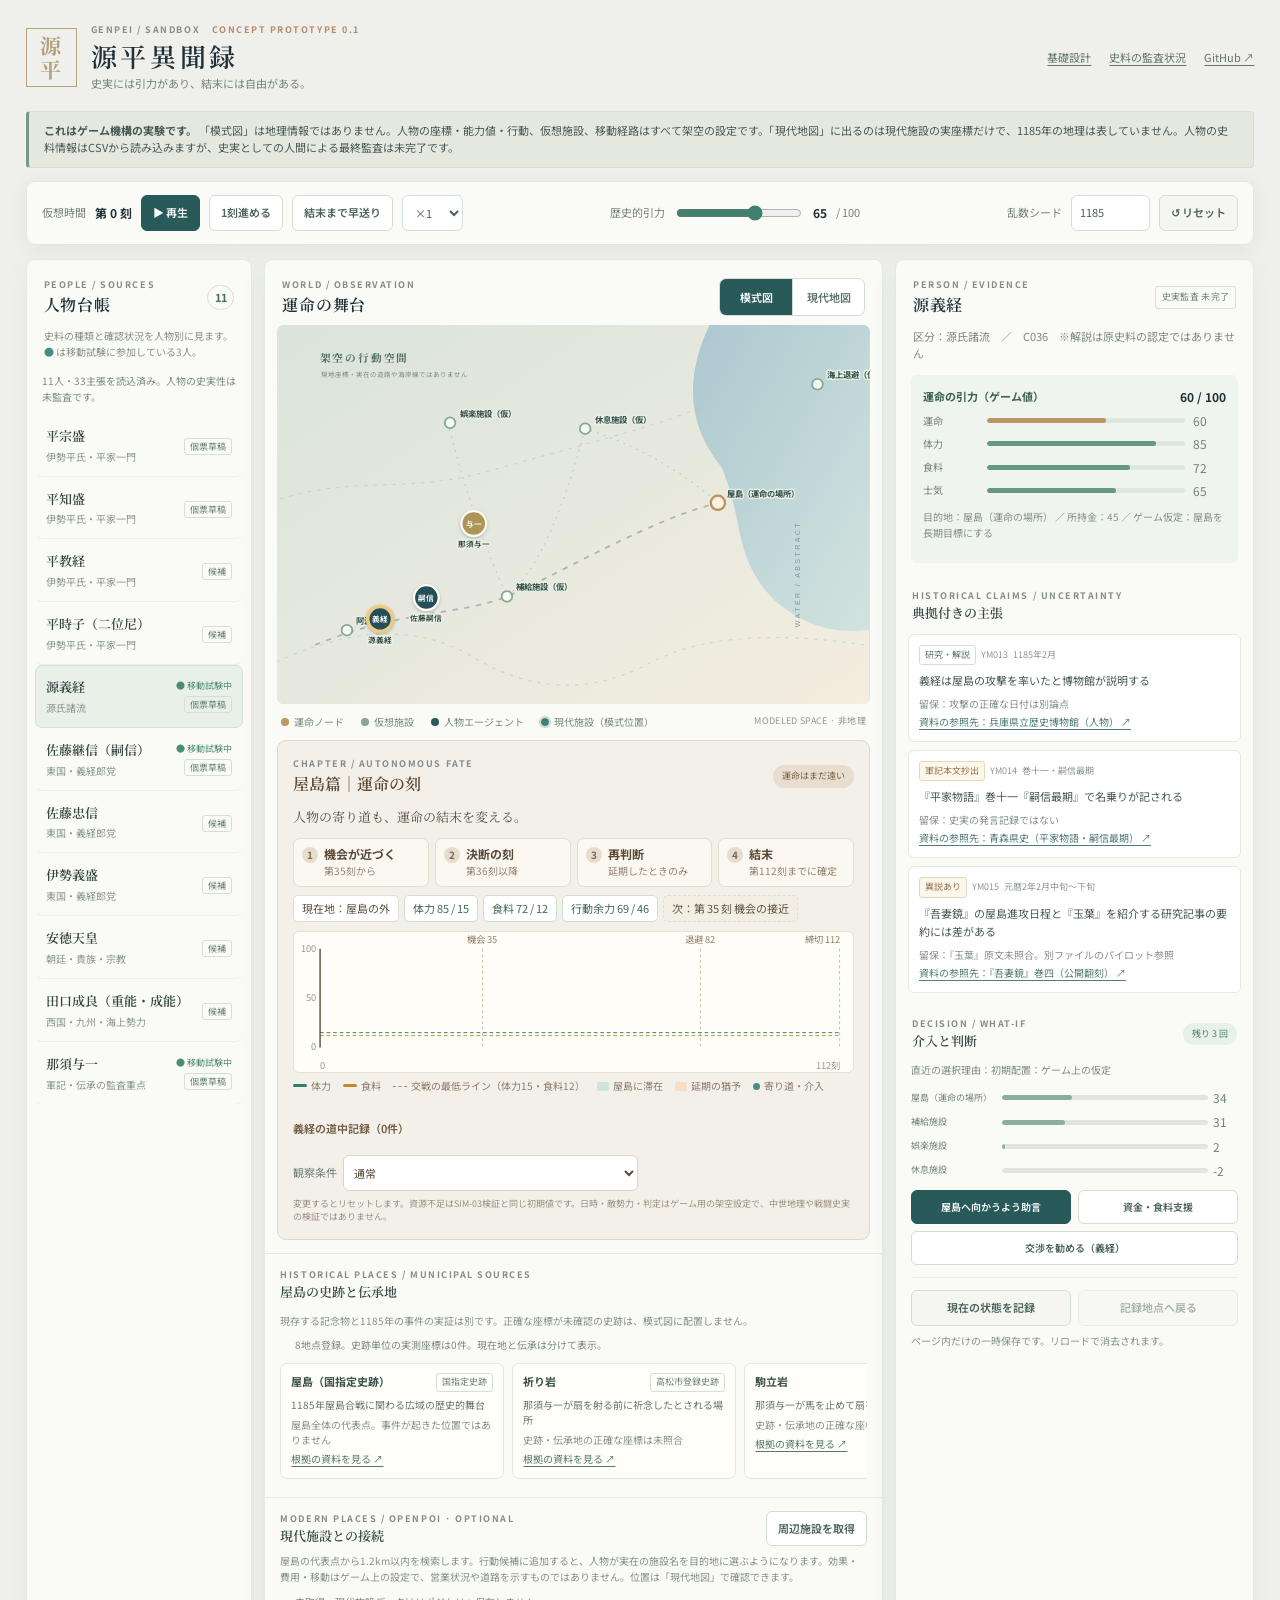
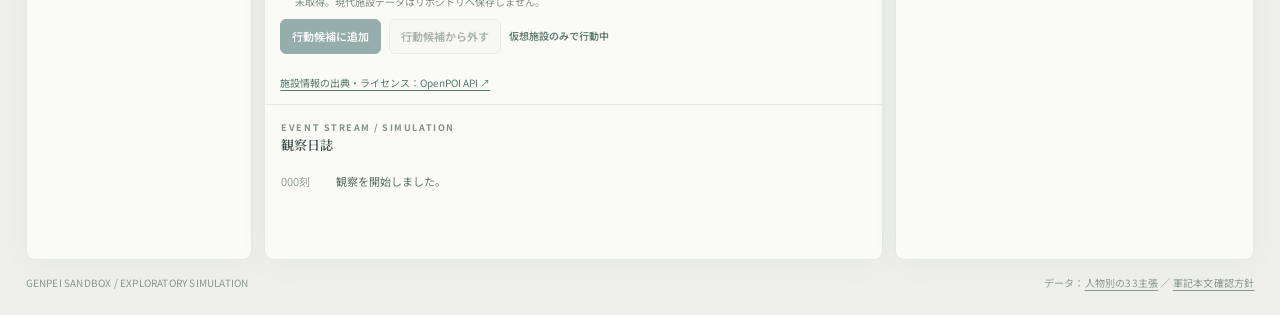
<file: index.html>
<!doctype html>
<html lang="ja">
<head>
<meta charset="utf-8">
<meta name="viewport" content="width=device-width, initial-scale=1">
<meta http-equiv="refresh" content="0; url=./prototype/">
<meta name="robots" content="noindex">
<meta name="theme-color" content="#101f29">
<title>源平異聞録 | GENPEI SANDBOX</title>
<style>
:root{color-scheme:light;font-family:system-ui,"Yu Gothic",sans-serif;background:#f4f5f0;color:#1f3e36}
body{margin:0;min-height:100vh;display:grid;place-items:center;text-align:center;padding:25px}
main{width:min(480px,100%);padding:35px 25px;border:1px solid #d8e5d9;border-radius:16px;background:white}
h1{font-size:27px;font-weight:600;letter-spacing:.12em;margin:0 0 8px}
p{font-size:13px;color:#687d74;line-height:1.7}
a{color:#346b61}a.primary{display:inline-block;padding:12px 22px;background:#255a53;border-radius:7px;color:#fff;text-decoration:none;font-weight:600}
small{display:block;margin-top:28px;line-height:1.8;color:#8c9790}
</style>
<script>window.location.replace("./prototype/"+window.location.search+window.location.hash);</script>
</head>
<body><main>
<p>GENPEI / SANDBOX · PROTOTYPE</p>
<h1>源平異聞録</h1>
<p>史実には引力があり、結末には自由がある。</p>
<p><a class="primary" href="./prototype/">操作試作品を開く</a></p>
<small>人物と施設の行動・位置は実験用の架空設定です。<br>本番の歴史地図・ゲームではありません。<br>
<a href="./tests/browser-smoke.html">ブラウザ検査ページ</a> /
<a href="https://github.com/yama-books/genpei-sandbox">設計・史料を確認する</a></small>
</main></body></html>
</file>
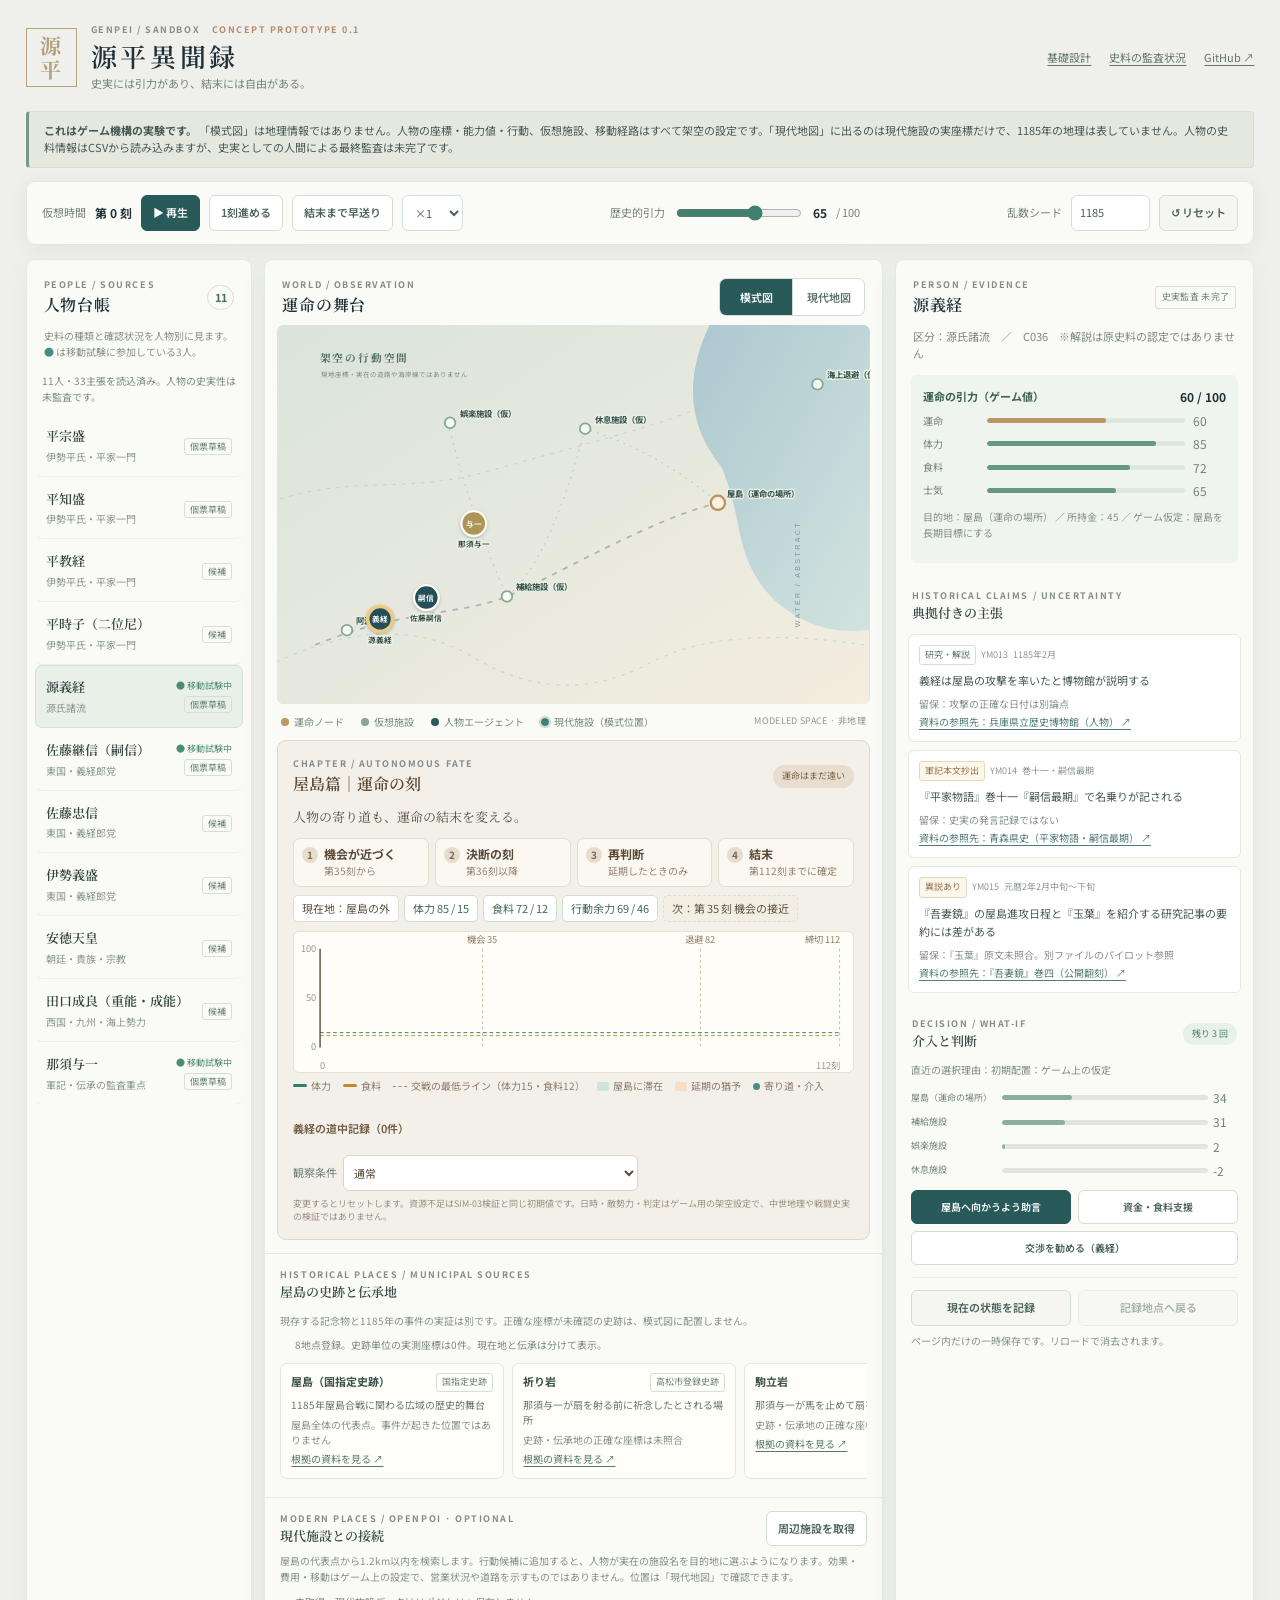
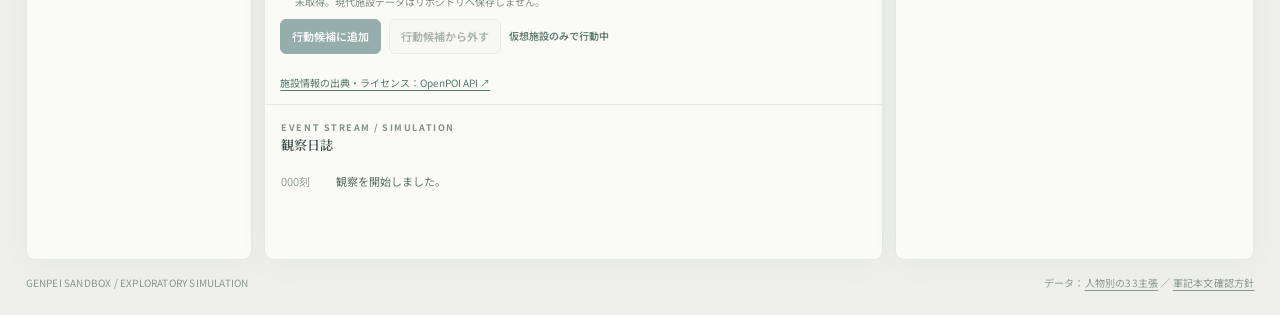
<file: prototype/index.html>
<!doctype html>
<html lang="ja">
<head>
  <meta charset="utf-8">
  <meta name="viewport" content="width=device-width,initial-scale=1">
  <meta name="theme-color" content="#101f29">
  <meta name="description" content="源平異聞録。史料の根拠を表示する人物カードと、仮想の歴史的引力を観察する小規模試作品。">
  <title>源平異聞録 | GENPEI SANDBOX</title>
  <link rel="stylesheet" href="./style.css">
</head>
<body>
  <div class="shell">
    <header class="masthead">
      <div class="brand">
        <div class="brand-mark">源<br>平</div>
        <div>
          <div class="eyebrow">GENPEI / SANDBOX <span class="version">CONCEPT PROTOTYPE 0.1</span></div>
          <h1>源平異聞録</h1>
          <p class="tagline">史実には引力があり、結末には自由がある。</p>
        </div>
      </div>
      <div class="head-links">
        <a href="../docs/FOUNDATION_DESIGN.md">基礎設計</a>
        <a href="../docs/YASHIMA_11_RESEARCH_GATE.md">史料の監査状況</a>
        <a href="https://github.com/yama-books/genpei-sandbox" target="_blank" rel="noopener noreferrer">GitHub ↗</a>
      </div>
    </header>

    <div class="notice" role="note">
      <strong>これはゲーム機構の実験です。</strong>
      「模式図」は地理情報ではありません。人物の座標・能力値・行動、仮想施設、移動経路はすべて架空の設定です。「現代地図」に出るのは現代施設の実座標だけで、1185年の地理は表していません。人物の史料情報はCSVから読み込みますが、史実としての人間による最終監査は未完了です。
    </div>

    <div class="controls">
      <div class="control-group">
        <span class="small-label">仮想時間</span>
        <strong id="clock" class="mononum" aria-live="off">第 0 刻</strong>
        <button id="play" class="button primary" type="button">▶ 再生</button>
        <button id="step" class="button" type="button">1刻進める</button>
        <button id="to-fate" class="button" type="button">結末まで早送り</button>
        <select id="speed" aria-label="観察速度">
          <option value="1">×1</option>
          <option value="4">×4</option>
          <option value="12">×12</option>
        </select>
      </div>
      <div class="control-group gravity-group">
        <label for="gravity" class="small-label">歴史的引力</label>
        <input id="gravity" type="range" min="0" max="100" value="65" step="5">
        <strong id="gravity-value" class="mononum">65</strong><span class="small-label">/ 100</span>
      </div>
      <div class="control-group reset-group">
        <label for="seed" class="small-label">乱数シード</label>
        <input id="seed" type="number" min="1" max="4294967295" value="1185" inputmode="numeric">
        <button id="reset" class="button quiet" type="button">↺ リセット</button>
      </div>
    </div>

    <main class="workspace">
      <aside class="roster panel">
        <div class="panel-heading">
          <div><div class="eyebrow">PEOPLE / SOURCES</div><h2>人物台帳</h2></div>
          <span class="count" id="people-count">11</span>
        </div>
        <p class="helper">史料の種類と確認状況を人物別に見ます。<span class="subtle">●</span> は移動試験に参加している3人。</p>
        <div id="load-status" class="load-status" role="status">GitHub保存の人物台帳を読み込み中…</div>
        <div id="people-list" class="people-list" aria-label="屋島篇の重点人物一覧"></div>
      </aside>

      <section class="world panel">
        <div class="panel-heading world-heading">
          <div><div class="eyebrow">WORLD / OBSERVATION</div><h2>運命の舞台</h2></div>
          <div class="view-switch" role="group" aria-label="表示の切替">
            <button type="button" id="view-schematic" class="view-button" aria-pressed="true">模式図</button>
            <button type="button" id="view-map" class="view-button" aria-pressed="false">現代地図</button>
          </div>
        </div>
        <div class="world-content" id="schematic-view">
          <svg class="stage" id="stage" viewBox="0 0 1000 640" role="img" aria-label="実際の地理とは異なる、阿波方面、屋島、仮想施設を配置した模式図">
            <defs>
              <linearGradient id="ground" x1="0" x2="1" y1="0" y2="1">
                <stop offset="0" stop-color="#dae4db"/>
                <stop offset="1" stop-color="#f4ede0"/>
              </linearGradient>
              <linearGradient id="water" x1="0" x2="1" y1="0" y2="1">
                <stop offset="0" stop-color="#acc8d0"/>
                <stop offset="1" stop-color="#d2e3df"/>
              </linearGradient>
            </defs>
            <rect x="0" y="0" width="1000" height="640" fill="url(#ground)"/>
            <path d="M 730,0 Q 665,135 750,240 C 790,332 768,392 840,465 Q 912,528 1000,514 L 1000,0 Z" fill="url(#water)"/>
            <path d="M-45,590 Q180,470 330,560 T630,570 T1100,560" class="land-contour"/>
            <path d="M-40,310 C120,245 200,290 355,247 S660,165 710,140" class="land-contour"/>
            <path d="M64,540 C210,480 310,490 388,458 S625,330 744,300" class="map-route"/>
            <path d="M288,164 Q332,335 388,458 Q460,400 520,175 Q646,215 744,300" class="map-route muted"/>
            <text x="72" y="62" class="map-title">架空の行動空間</text>
            <text x="74" y="87" class="map-subtitle">現地座標・実在の道路や海岸線ではありません</text>
            <text x="882" y="510" class="map-water" transform="rotate(-90 882 510)">WATER / ABSTRACT</text>
            <g id="station-layer"></g>
            <g id="modern-station-layer"></g>
            <g id="agent-layer"></g>
          </svg>
          <div class="map-legend"><span><i class="legend-dot historic"></i>運命ノード</span><span><i class="legend-dot facility"></i>仮想施設</span><span><i class="legend-dot agent"></i>人物エージェント</span><span><i class="legend-dot modern"></i>現代施設（模式位置）</span><span class="legend-domain">MODELED SPACE · 非地理</span></div>
        </div>
        <div class="world-content map-view" id="map-view" hidden>
          <p class="map-banner"><strong>現代の実座標</strong>施設と史跡範囲の代表点のみ。人物の地図上の位置は未対応のため、人物は模式図で観察します。</p>
          <div class="map-observation-layout">
            <div id="modern-map" class="modern-map" role="region" aria-label="現代地図（屋島周辺の施設）"></div>
            <aside class="map-observation-panel" aria-labelledby="map-observation-title">
              <h3 id="map-observation-title">人物と施設の行動観察</h3>
              <p class="helper">人物の移動・到着・理由はゲーム内の状態です。強調する点は施設の所在地です。</p>
              <div id="map-observation"></div>
            </aside>
          </div>
          <div id="map-status" class="load-status map-status" role="status"></div>
          <div class="map-legend"><span><i class="legend-dot adopted"></i>行動候補に採用中</span><span><i class="legend-dot eligible"></i>採用可</span><span><i class="legend-dot reference"></i>参照のみ</span><span><i class="legend-dot historic"></i>史跡範囲の代表点</span><span><i class="legend-ring"></i>検索範囲 1.2km</span><span><i class="legend-line"></i>施設間の現代経路</span></div>
          <section class="route-preview" aria-labelledby="route-preview-title">
            <div class="route-head"><h3 id="route-preview-title">施設間の現代経路（プレビュー）</h3><span id="route-provider" class="tiny-pill">経路：未設定</span></div>
            <p class="helper">現在の道路データによる施設から施設への参考経路です。人物の移動経路でも、1185年の道でもありません。</p>
            <p id="route-provider-note" class="route-note"></p>
            <div class="route-pickers">
              <label><span class="small-label">出発施設</span><select id="route-origin"></select></label>
              <button id="route-swap" type="button" class="button quiet" aria-label="出発と到着を入れ替え">⇅ 入替</button>
              <label><span class="small-label">到着施設</span><select id="route-destination"></select></label>
            </div>
            <p id="route-check" class="route-check" role="status"></p>
            <div class="route-actions"><button id="route-fetch" type="button" class="button primary" disabled>経路を取得</button><button id="route-clear" type="button" class="button quiet" disabled>経路を消す</button></div>
            <div id="route-result" class="route-result" aria-live="polite"></div>
          </section>
        </div>
        <section class="fate-chapter" aria-labelledby="fate-title">
          <div class="fate-head">
            <div><div class="eyebrow">CHAPTER / AUTONOMOUS FATE</div><h3 id="fate-title">屋島篇｜運命の刻</h3></div>
            <span id="fate-phase" class="tiny-pill">運命はまだ遠い</span>
          </div>
          <p id="fate-description" class="fate-description">人物たちが日常を過ごす間も、歴史の機会は静かに近づく。</p>
          <ol id="fate-steps" class="fate-steps" aria-label="屋島篇の判断の段階"></ol>
          <div id="fate-causes" class="fate-causes"></div>
          <div id="fate-status" class="fate-status" aria-label="義経の現在の準備状況"></div>
          <figure class="fate-chart-wrap">
            <svg id="fate-chart" class="fate-chart" viewBox="0 0 600 150" role="img" aria-labelledby="fate-chart-title"><title id="fate-chart-title">義経の体力・食料と出来事の時間経過（第0〜112刻）</title></svg>
            <figcaption class="fate-legend"><span><i class="fl-line energy"></i>体力</span><span><i class="fl-line food"></i>食料</span><span><i class="fl-floor"></i>交戦の最低ライン（体力15・食料12）</span><span><i class="fl-site"></i>屋島に滞在</span><span><i class="fl-grace"></i>延期の猶予</span><span><i class="fl-dot"></i>寄り道・介入</span></figcaption>
          </figure>
          <div id="fate-reasons" class="fate-reasons" aria-live="polite"></div>
          <details id="fate-trail" class="fate-trail"><summary>義経の道中記録</summary><ol id="fate-trail-list"></ol></details>
          <div class="fate-foot">
            <label class="fate-scenario"><span class="small-label">観察条件</span><select id="fate-scenario" autocomplete="off"><option value="normal">通常</option><option value="shortage">資源不足で開始（義経：体力40・食料20・所持金0）</option></select></label>
            <span class="fate-caption">変更するとリセットします。資源不足はSIM-03検証と同じ初期値です。日時・敵勢力・判定はゲーム用の架空設定で、中世地理や戦闘史実の検証ではありません。</span>
          </div>
        </section>
        <section class="heritage-section" aria-labelledby="heritage-heading">
          <div class="section-head"><div class="eyebrow">HISTORICAL PLACES / MUNICIPAL SOURCES</div><h3 id="heritage-heading">屋島の史跡と伝承地</h3></div>
          <p class="helper">現存する記念物と1185年の事件の実証は別です。正確な座標が未確認の史跡は、模式図に配置しません。</p>
          <div id="heritage-status" class="load-status" role="status">高松市の史跡台帳を読み込み中…</div>
          <div id="heritage-sites" class="heritage-list"></div>
        </section>
        <section class="poi-section" aria-labelledby="poi-heading">
          <div class="poi-heading">
            <div><div class="eyebrow">MODERN PLACES / OPENPOI · OPTIONAL</div><h3 id="poi-heading">現代施設との接続</h3></div>
            <button type="button" id="fetch-poi" class="button">周辺施設を取得</button>
          </div>
          <p class="helper">屋島の代表点から1.2km以内を検索します。行動候補に追加すると、人物が実在の施設名を目的地に選ぶようになります。効果・費用・移動はゲーム上の設定で、営業状況や道路を示すものではありません。位置は「現代地図」で確認できます。</p>
          <div id="poi-status" class="load-status" role="status">未取得。現代施設データはリポジトリへ保存しません。</div>
          <div class="poi-actions"><button id="activate-poi" type="button" class="button primary" disabled>行動候補に追加</button><button id="remove-poi" type="button" class="button quiet" disabled>行動候補から外す</button><span id="poi-integration-status" class="poi-integration-status">仮想施設のみで行動中</span></div>
          <div id="poi-list" class="poi-list"></div>
          <a class="poi-credit" href="https://openpoiapi.com/attribution.html" target="_blank" rel="noopener noreferrer">施設情報の出典・ライセンス：OpenPOI API ↗</a>
        </section>
        <div class="event-section">
          <div class="section-head"><div class="eyebrow">EVENT STREAM / SIMULATION</div><h3>観察日誌</h3></div>
          <div class="events" id="events" role="log" aria-label="シミュレーション行動記録"></div>
        </div>
      </section>

      <aside class="detail panel">
        <div class="panel-heading">
          <div><div class="eyebrow">PERSON / EVIDENCE</div><h2 id="person-title">人物を選択</h2></div>
          <span class="outline-tag" id="person-stage">候補</span>
        </div>
        <p id="person-subtitle" class="detail-intro">公開史料から区別した情報を表示します。</p>
        <div id="agent-status" class="agent-status"></div>
        <div class="section-head"><div class="eyebrow">HISTORICAL CLAIMS / UNCERTAINTY</div><h3>典拠付きの主張</h3></div>
        <div id="claims" class="claims"></div>
        <div class="section-head split"><div><div class="eyebrow">DECISION / WHAT-IF</div><h3>介入と判断</h3></div><span class="tiny-pill" id="budget">残り 3 回</span></div>
        <div id="decision" class="decision-panel"></div>
        <div class="intervention-row">
          <button id="advise" type="button" class="button primary">屋島へ向かうよう助言</button>
          <button id="support" type="button" class="button">資金・食料支援</button>
          <button id="mediate" type="button" class="button">交渉を勧める（義経）</button>
        </div>
        <div class="checkpoint">
          <button id="save" class="button quiet" type="button">現在の状態を記録</button>
          <button id="restore" class="button quiet" type="button" disabled>記録地点へ戻る</button>
          <p class="helper">ページ内だけの一時保存です。リロードで消去されます。</p>
        </div>
      </aside>
    </main>
    <footer class="footer">
      <span>GENPEI SANDBOX / EXPLORATORY SIMULATION</span>
      <span>データ：<a href="../data/people/YASHIMA_MVP_CLAIMS.csv">人物別の33主張</a> ／ <a href="../docs/TEXT_VERIFICATION_POLICY.md">軍記本文確認方針</a></span>
    </footer>
  </div>
  <script type="module" src="./app.mjs"></script>
</body>
</html>
</file>
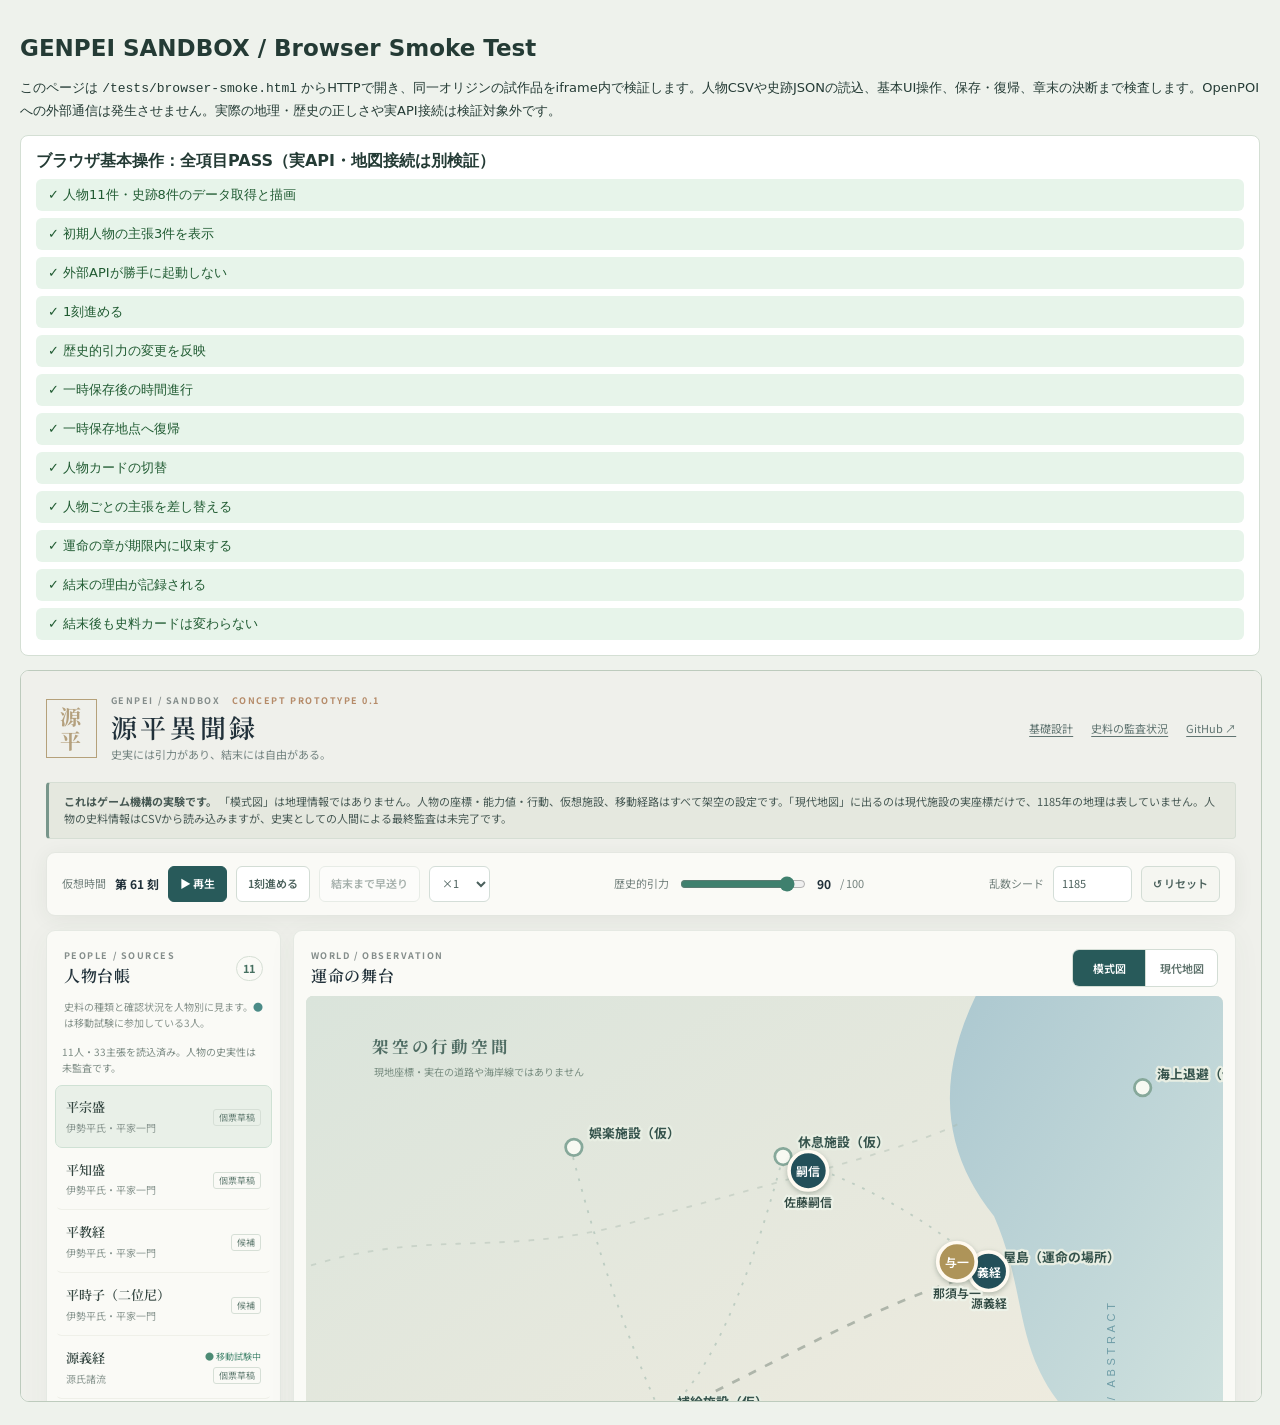
<file: tests/browser-smoke.html>
<!doctype html>
<html lang="ja">
<head>
<meta charset="utf-8">
<meta name="viewport" content="width=device-width,initial-scale=1">
<title>源平異聞録 | Browser Smoke Test</title>
<style>
:root{font-family:system-ui,"Yu Gothic",sans-serif;color:#243b35;background:#eef2ec}
body{margin:0 auto;max-width:1280px;padding:20px}
h1{font-size:23px}p{font-size:13px;line-height:1.7}
#results{padding:15px;background:white;border:1px solid #d4dfd4;border-radius:8px;display:grid;gap:7px}
.result{padding:7px 12px;border-radius:6px;font-size:13px}
.pass{background:#e7f4ea;color:#205b32}.fail{background:#fff0eb;color:#8e3924}
iframe{width:100%;height:730px;margin-top:14px;border:1px solid #bdcbbd;border-radius:9px;background:#fff}
</style>
</head>
<body>
<h1>GENPEI SANDBOX / Browser Smoke Test</h1>
<p>このページは <code>/tests/browser-smoke.html</code> からHTTPで開き、同一オリジンの試作品をiframe内で検証します。人物CSVや史跡JSONの読込、基本UI操作、保存・復帰、章末の決断まで検査します。OpenPOIへの外部通信は発生させません。実際の地理・歴史の正しさや実API接続は検証対象外です。</p>
<div id="results" role="status" aria-live="polite">画面の読み込みとデータ取得を確認しています…</div>
<iframe id="preview" title="屋島篇ブラウザ試作" src="../prototype/"></iframe>
<script>
const output=document.querySelector("#results");
let failures=0;
function report(ok,title,explain=""){
 const row=document.createElement("div");
 row.className="result "+(ok?"pass":"fail");
 row.textContent=(ok?"✓ ":"× ")+title+(explain?"（"+explain+"）":"");
 output.append(row);
 if(!ok) failures++;
}
function delay(ms){return new Promise(resolve=>setTimeout(resolve,ms));}
async function until(fn, maxMs=8500){
 const start=Date.now();
 while(Date.now()-start<maxMs){if(fn())return true;await delay(150);}
 return false;
}
document.querySelector("#preview").addEventListener("load",async()=>{
 output.replaceChildren();
 const frame=document.querySelector("#preview");
 const doc=frame.contentDocument;
 if(!doc){report(false,"同一オリジンでiframeにアクセスできること");return;}
 const q=id=>doc.querySelector(id);
 const loaded=await until(()=>q("#people-list")?.querySelectorAll(".person-item").length===11 && q("#heritage-sites")?.children.length===8);
 report(loaded,"人物11件・史跡8件のデータ取得と描画");
 if(!loaded){report(false,"ブラウザ上の残りのUI操作","前提データを読めません");return;}
 report(q("#claims")?.querySelectorAll(".claim-card").length===3,"初期人物の主張3件を表示");
 report(q("#poi-status")?.textContent.includes("未取得"),"外部APIが勝手に起動しない");
 q("#step").click();
 report(q("#clock").textContent.includes("1 刻"),"1刻進める");
 q("#gravity").value="90";
 q("#gravity").dispatchEvent(new Event("input",{bubbles:true}));
 report(q("#gravity-value").textContent==="90","歴史的引力の変更を反映");
 q("#save").click();
 q("#step").click();
 report(q("#clock").textContent.includes("2 刻"),"一時保存後の時間進行");
 q("#restore").click();
 report(q("#clock").textContent.includes("1 刻"),"一時保存地点へ復帰");
 const next=q("#people-list .person-item");
 next.click();
 report(q("#person-title").textContent===next.querySelector(".person-name").textContent,"人物カードの切替");
 report(q("#claims").querySelectorAll(".claim-card").length===3,"人物ごとの主張を差し替える");
 q("#to-fate").click();
 report(q("#fate-phase").textContent.includes("結末"),"運命の章が期限内に収束する");
 report(q("#fate-reasons").querySelectorAll(".fate-reason").length>=2,"結末の理由が記録される");
 report(q("#claims").querySelectorAll(".claim-card").length===3,"結末後も史料カードは変わらない");
 const summary=document.createElement("strong");
 summary.textContent=failures===0?"ブラウザ基本操作：全項目PASS（実API・地図接続は別検証）":failures+"件の失敗があります";
 output.prepend(summary);
},{once:true});
</script>
</body>
</html>
</file>
<file: prototype/style.css>
@import url('https://fonts.googleapis.com/css2?family=Noto+Sans+JP:wght@400;500;600;700&family=Noto+Serif+JP:wght@500;600;700&display=swap');
:root{font-family:"Noto Sans JP","Yu Gothic",system-ui,sans-serif;color:#21313a;background:#eff0eb;font-size:13px;line-height:1.6;font-synthesis:none}
*{box-sizing:border-box}html{scroll-behavior:smooth}body{margin:0}
button,input,select{font:inherit}button{cursor:pointer}button:disabled{cursor:not-allowed;opacity:.48}
a{color:inherit;text-underline-offset:3px}a:hover{color:#315e6a}
.shell{max-width:1740px;margin:auto;padding:22px clamp(12px,2vw,34px) 24px}
.masthead{display:flex;justify-content:space-between;align-items:center;gap:24px;margin-bottom:18px}
.brand{display:flex;gap:14px;align-items:center}.brand-mark{height:59px;width:51px;border:1.5px solid #b5a17a;color:#b4a07d;display:flex;flex-direction:column;align-items:center;justify-content:center;line-height:1.18;font-family:"Noto Serif JP",serif;font-weight:700;font-size:21px;letter-spacing:.1em}
.eyebrow{font-size:9px;font-weight:700;letter-spacing:.17em;color:#848d8b;text-transform:uppercase;line-height:1.7}.version{color:#b58b69;margin-left:8px}
h1{font-family:"Noto Serif JP",serif;letter-spacing:.14em;font-size:26px;line-height:1.3;font-weight:600;margin:2px 0}
.tagline{font-size:11px;color:#738380;margin:0}
.head-links{display:flex;gap:18px;font-size:11px;color:#607471;align-items:center;flex-wrap:wrap}
.notice{background:#e5e8df;color:#475954;border:1px solid #d6ded4;border-left:3px solid #78968b;border-radius:4px;margin-bottom:13px;padding:10px 15px;font-size:11px}
.notice strong{font-weight:700}
.controls{display:flex;align-items:center;justify-content:space-between;gap:14px;flex-wrap:wrap;background:#fafaf6;border:1px solid #e4e7e1;border-radius:9px;padding:13px 15px;margin-bottom:14px;box-shadow:0 3px 20px #303e2910}
.control-group{display:flex;gap:9px;align-items:center;flex-wrap:wrap}.small-label{color:#73817d;font-size:11px}.mononum{font-variant-numeric:tabular-nums;white-space:nowrap;font-size:12px}.button{border:1px solid #d3ddd5;background:#fff;color:#4c625d;border-radius:6px;padding:8px 11px;font-weight:600;font-size:11px;min-height:34px;transition:transform .15s ease,background .15s ease,border-color .15s ease}
.button:hover:not(:disabled){transform:translateY(-1px);background:#f1f6f1;border-color:#95b2a3}
.button.primary{background:#285a5a;color:#fff;border-color:#285a5a}.button.primary:hover:not(:disabled){background:#36716d}
.button.quiet{background:#f5f6f1}select,#seed{border:1px solid #d4ded8;background:#fff;padding:8px;border-radius:6px;color:#4b605c;font-size:11px}
#seed{width:79px;font-variant-numeric:tabular-nums}
input[type=range]{accent-color:#3f806e;cursor:pointer;width:126px}
.workspace{display:grid;grid-template-columns:minmax(212px,.77fr) minmax(350px,2.1fr) minmax(300px,1.22fr);align-items:stretch;gap:12px;min-height:700px}
.panel{background:#fafaf6;border:1px solid #e5e9e3;border-radius:9px;box-shadow:0 5px 30px #4b53400b;overflow:hidden;min-width:0}
.panel-heading{display:flex;align-items:center;justify-content:space-between;gap:10px;padding:17px 17px 10px}h2{font-family:"Noto Serif JP",serif;font-size:16px;letter-spacing:.045em;margin:0;font-weight:600}h3{font-family:"Noto Serif JP",serif;font-size:13px;font-weight:600;margin:0;color:#394b49}
.count{border:1px solid #d6dfd5;color:#456f60;border-radius:20px;min-width:27px;height:25px;text-align:center;font-weight:700;font-size:11px;line-height:23px}
.helper{color:#86928b;font-size:10px;line-height:1.65;margin:0 17px 12px}.subtle{color:#4b8b87}
.load-status{color:#7d8c85;margin:0 15px 9px;font-size:10px}
.load-status.error{color:#9a4c36;background:#fbede7;padding:10px;border:1px solid #f1d4c8}
.people-list{padding:0 8px 12px;overflow-y:auto;max-height:690px}
.person-item{width:100%;text-align:left;padding:11px 10px;border:1px solid transparent;border-bottom-color:#eff0e9;background:transparent;border-radius:7px;display:flex;justify-content:space-between;gap:10px;align-items:center;color:#344641}
.person-item:hover{background:#f1f5ef}.person-item.active{background:#e9f0e8;border-color:#cfe1d4}
.person-main{min-width:0}.person-name{font-family:"Noto Serif JP",serif;font-size:13px;font-weight:600}.person-small{color:#8a9791;font-size:10px;margin-top:2px;white-space:normal}
.person-right{text-align:right;flex:0 0 auto}.person-activity{display:block;font-size:9px;color:#4c8b74}
.person-tag{font-size:9px;border:1px solid #d6dfd6;border-radius:3px;color:#698278;padding:1px 5px;white-space:nowrap}
.world{display:flex;flex-direction:column}.world-heading{padding-bottom:7px}.outline-tag{border:1px solid #d8e0d8;border-radius:3px;padding:3px 6px;font-size:9px;letter-spacing:.04em;color:#70827c;white-space:nowrap}
.world-content{padding:0 12px 9px}.stage{width:100%;aspect-ratio:1000/640;border-radius:7px;display:block;box-shadow:inset 0 0 0 1px #ccd6ce;overflow:hidden}
.land-contour{stroke:#a6b7ad;stroke-width:2;fill:none;opacity:.42;stroke-dasharray:6 10}
.map-route{stroke:#66776c;stroke-width:3;fill:none;stroke-dasharray:9 11;opacity:.45}.map-route.muted{stroke:#8caba0;stroke-width:2;stroke-dasharray:3 9}
.map-title{font:700 18px "Noto Serif JP",serif;letter-spacing:3px;fill:#506d64}
.map-subtitle{font:11px "Noto Sans JP",sans-serif;fill:#7a8e82}
.map-water{font:12px sans-serif;letter-spacing:4px;fill:#6596a1;opacity:.9}
.station-icon{fill:#f7f9f2;stroke:#86a89a;stroke-width:3}
.station-icon.fate{fill:#fcf0e0;stroke:#bd9361;stroke-width:4}
.station-label{fill:#36544d;font-size:14px;font-weight:700;paint-order:stroke;stroke:#e8eee3;stroke-width:5px;stroke-linejoin:round}
.station-note{fill:#627970;font-size:10px;paint-order:stroke;stroke:#f0eee5;stroke-width:4px}
.agent-ring{fill:#234f59;stroke:#fffaf1;stroke-width:4;filter:drop-shadow(0 2px 3px #334a3c52)}
.agent-ring.heike{fill:#9e665d}.agent-ring.story{fill:#ae9459}
.agent-ring.selected{stroke:#f1c982;stroke-width:6}
.agent-text{fill:white;font:600 13px "Noto Sans JP",sans-serif;pointer-events:none;text-anchor:middle;dominant-baseline:central}
.agent-name{font:600 13px "Noto Sans JP",sans-serif;fill:#324b44;text-anchor:middle;paint-order:stroke;stroke:#edf2e8;stroke-width:5px;stroke-linejoin:round}
.map-legend{padding:10px 4px 1px;display:flex;gap:17px;flex-wrap:wrap;font-size:10px;color:#778d82}
.legend-dot{display:inline-block;width:8px;height:8px;border-radius:50%;background:#285a5a;margin-right:5px}.legend-dot.historic{background:#b99b63}.legend-dot.facility{background:#89a698}.legend-dot.agent{background:#285a5a}
.event-section{border-top:1px solid #e5eae3;margin-top:auto;padding:15px 16px 9px}.section-head{margin-bottom:10px}
.events{overflow-y:auto;max-height:200px;min-height:84px}
.event{display:flex;gap:12px;padding:7px 0;border-bottom:1px solid #ebeee9;line-height:1.5;font-size:11px;color:#5f716b}
.event:last-child{border-bottom:0}.event .stamp{color:#95a199;min-width:43px;font-variant-numeric:tabular-nums}
.event.fate{color:#8d6d39}.event.intervention{color:#3d6e85}.event.warning{color:#a16c46}
.detail{padding-bottom:16px}.detail-intro{margin:0 17px 12px;color:#7b8a83;font-size:11px}
.agent-status{margin:0 15px 15px;background:#eff4ef;border-radius:6px;padding:12px;min-height:65px}
.stat-head{display:flex;justify-content:space-between;align-items:center;margin-bottom:5px}.stat-title{font-size:11px;font-weight:700;color:#3c6253}
.meter-row{display:grid;grid-template-columns:56px 1fr 33px;gap:8px;align-items:center;font-size:10px;color:#72827a;margin:4px 0}
.track{background:#dce8de;height:5px;border-radius:10px;overflow:hidden}.fill{height:100%;background:#669786;border-radius:10px;transition:width .2s linear}.fill.fate{background:#bb9564}
.stat-note{font-size:10px;color:#83928a;margin-top:9px}
.detail>.section-head{padding:10px 16px 0}
.claims{margin:0 12px 13px;display:flex;flex-direction:column;gap:8px}
.claim-card{padding:10px 10px 9px;border:1px solid #e5eae2;background:#fff;border-radius:6px}
.claim-card p{font-size:11px;color:#485a52;line-height:1.72;margin:6px 0}.claim-card a{font-size:10px;color:#527d74}
.claim-meta{display:flex;gap:5px;align-items:center;flex-wrap:wrap;font-size:9px;color:#8b968d}.claim-badge{font-size:9px;border:1px solid #d4ded6;padding:2px 5px;color:#617971;border-radius:3px}.claim-badge.caution{color:#9b7250;border-color:#e7d6b9;background:#fcf7eb}.claim-badge.unverified{color:#9a6870;border-color:#eadcde}
.claim-note{font-size:10px;color:#85918c;line-height:1.5}
.section-head.split{display:flex;align-items:center;justify-content:space-between}.tiny-pill{font-size:9px;color:#4a8274;background:#e7f0e9;padding:4px 9px;border-radius:20px;white-space:nowrap}
.decision-panel{margin:0 15px 10px;font-size:10px;color:#7e8d82;min-height:40px}
.score-list{display:flex;flex-direction:column;gap:5px}.score-row{display:grid;grid-template-columns:86px 1fr 25px;align-items:center;gap:5px;color:#74847b;font-size:9px}
.score-row .track{background:#e0e6df}.score-row .fill{background:#8aafa1}
.intervention-row{display:flex;flex-wrap:wrap;gap:7px;margin:0 15px}.intervention-row .button{flex:1 1 45%;font-size:10px;padding:8px 7px}
.checkpoint{margin:12px 15px 0;border-top:1px solid #e9ece7;padding-top:12px;display:flex;gap:7px;flex-wrap:wrap}
.checkpoint .button{flex:1 1 42%}.checkpoint .helper{margin:0;flex:1 1 100%}
.footer{display:flex;justify-content:space-between;gap:16px;flex-wrap:wrap;color:#8a9790;margin-top:15px;font-size:10px;letter-spacing:.02em}

.heritage-section,.poi-section{border-top:1px solid #e4eae3;padding:13px 15px 11px}
.heritage-section .helper,.poi-section .helper{margin:6px 0 8px}
.heritage-list{display:flex;gap:8px;overflow-x:auto;padding:1px 0 7px;scroll-snap-type:x proximity}
.heritage-card{flex:0 0 224px;max-width:85%;border:1px solid #e1e7dc;background:#fffef9;border-radius:7px;padding:9px 10px;scroll-snap-align:start}
.heritage-card-head,.poi-top{display:flex;justify-content:space-between;align-items:start;gap:6px;font-size:11px;color:#3c524a}
.heritage-card p,.poi-card p{font-size:10px;color:#65786d;line-height:1.5;margin:5px 0}
.heritage-source{display:inline-block;font-size:10px;color:#57796b;margin-top:4px}
.poi-heading{display:flex;justify-content:space-between;align-items:center;gap:10px}
.poi-list{display:flex;gap:8px;overflow-x:auto;max-width:100%;padding:0 0 7px}
.poi-card{flex:0 0 218px;max-width:85%;background:#eaf1eb;border:1px solid #dfe8dd;border-radius:6px;padding:9px}
.poi-credit{display:inline-block;color:#567970;font-size:10px;margin-top:3px}


/* Autonomous chapter decision, separate from both map and historical evidence */
.fate-chapter{margin:0 12px 13px;padding:15px;background:#f3f0e9;border:1px solid #dfd7c8;border-radius:9px}
.fate-head{display:flex;align-items:center;justify-content:space-between;gap:8px;flex-wrap:wrap}
.fate-head h3{font-size:16px;color:#5d4a35}
.fate-head .tiny-pill{background:#e7ded0;color:#786343}
.fate-description{font-family:"Noto Serif JP",serif;color:#5b4f42;font-size:13px;line-height:1.8;margin:8px 0}
.fate-progress{display:flex;align-items:center;gap:12px;color:#917f6e;font-size:10px;font-variant-numeric:tabular-nums}
.fate-track{flex:1;background:#e5ddd1;border-radius:30px;height:5px;overflow:hidden}
.fate-track-fill{height:100%;background:#bca078;border-radius:30px;transition:width .15s linear}
.fate-reasons{display:flex;gap:7px;flex-wrap:wrap;margin-top:10px}
.fate-reason{font-size:10px;padding:6px 9px;border-radius:5px;background:#fffaf2;color:#735f43;border:1px solid #e7ddcc}
.fate-preview{font-size:10px;color:#6d7364;padding:2px 3px}
.fate-stamp{font-size:10px;color:#a0754e;font-weight:700;flex-basis:100%}
.fate-footnote{font-size:10px;color:#7e8574;flex-basis:100%}
.fate-caption{font-size:9px;color:#9b9183;margin-top:12px;line-height:1.5}


/* Modern POI activation, with real names in the list and abstract-only markers */
.poi-actions{display:flex;align-items:center;gap:8px;flex-wrap:wrap;margin:7px 0 11px}
.poi-actions .button{min-height:32px}
.poi-integration-status{font-size:10px;color:#647e74;font-weight:600}
.poi-source{font-size:9px!important;color:#909f93!important;overflow-wrap:anywhere}
.poi-card .person-tag{white-space:nowrap}
.modern-station-dot{fill:#427f76;stroke:#fffdf7;stroke-width:3;opacity:.93;filter:drop-shadow(0 1px 3px #2549414d)}
.modern-station-dot:hover{fill:#286b72;stroke:#ffcc76;stroke-width:4}
.legend-dot.modern{background:#427f76;outline:2px solid #c5dbd2}

/* MAP-01: schematic / modern-map switch. Real coordinates never mix with the abstract stage. */
.map-observation-layout{display:grid;grid-template-columns:minmax(0,1fr) minmax(220px,280px);gap:12px;align-items:start}
.map-observation-panel{min-width:0;padding:12px;background:#f4f5f1;border:1px solid #ccd6ce;border-radius:7px;overflow-wrap:anywhere}
.map-observation-panel h3{margin:0 0 8px;font-size:15px}
.map-observation-people{display:flex;flex-wrap:wrap;gap:6px;margin-bottom:12px}
.map-observation-panel button{min-height:44px;white-space:normal}
.map-observation-people [aria-pressed="true"]{border-color:#b44923;background:#faede2}
.map-agent-detail,.map-facility-detail{border-top:1px solid #ccd6ce;padding-top:10px;margin-top:10px}
.map-observation-panel p,.map-interest{font-size:12px;line-height:1.7}
.map-interest{display:flex;align-items:center;justify-content:space-between;gap:6px;margin:6px 0}
.map-interest span{min-width:0}.map-interest button{flex-shrink:0}
@media(max-width:1100px){.map-observation-layout{grid-template-columns:minmax(0,1fr)}}
.view-switch{display:inline-flex;border:1px solid #d3ddd5;border-radius:7px;overflow:hidden;background:#fff;flex:0 0 auto}
.view-button{border:0;background:transparent;color:#5d716b;font-size:11px;font-weight:600;padding:0 13px;min-height:36px;min-width:72px}
.view-button+.view-button{border-left:1px solid #d3ddd5}
.view-button[aria-pressed=true]{background:#285a5a;color:#fff}
.view-button:focus-visible{outline:2px solid #f1c982;outline-offset:-2px}
.legend-domain{margin-left:auto;font-size:9px;letter-spacing:.04em;color:#8c9b94}
.map-banner{margin:0 0 8px;padding:7px 10px;font-size:10px;line-height:1.55;color:#4f625c;background:#eef3ee;border:1px solid #d9e4da;border-radius:6px}
.map-banner strong{margin-right:7px;color:#285a5a}
.modern-map{width:100%;aspect-ratio:1000/640;min-height:300px;border-radius:7px;box-shadow:inset 0 0 0 1px #ccd6ce;background:#e8ece6;overflow:hidden;z-index:0}
.modern-map.tiles-failed{background:repeating-linear-gradient(45deg,#eef0ea 0 10px,#e6e9e2 10px 20px)}
.map-status{margin:7px 2px 0}.map-status:empty{display:none}
.map-status.warning{color:#8a5e38}
.legend-dot.adopted{background:#285a5a}.legend-dot.eligible{background:#e6f0ec;box-shadow:inset 0 0 0 2px #285a5a}.legend-dot.reference{background:#f4f5f1;box-shadow:inset 0 0 0 1.5px #7f8c86}
.legend-ring{display:inline-block;width:10px;height:10px;border-radius:50%;border:1.5px dashed #3f6f8a;margin-right:5px;vertical-align:-1px}
.map-popup{font:11px/1.55 "Noto Sans JP",sans-serif;color:#33463f;max-width:250px}
.map-popup strong{display:block;font-size:12px;margin-bottom:3px}
.map-popup-tag{display:inline-block;font-size:9px;border:1px solid #cfdcd3;border-radius:3px;padding:0 5px;color:#4b7568;margin-bottom:4px}
.leaflet-popup-content .map-popup p{margin:2px 0;overflow-wrap:anywhere}
.modern-map .leaflet-popup-content{margin:10px 12px}.map-popup-key{color:#88958e;margin-right:6px}
.modern-map .leaflet-control-attribution{font-size:9px}
.poi-card .poi-status{display:inline-block;margin-right:6px}
.poi-card .poi-status.adopted{background:#285a5a;color:#fff;border-color:#285a5a}
.poi-card .poi-status.eligible{color:#285a5a;border-color:#9fbeb2}
.poi-card .poi-status.ref{color:#7f8c86}
.poi-locate{margin-top:6px;width:100%;min-height:36px}

/* MAP-03B: facility-to-facility modern route preview */
.route-preview{margin-top:12px;padding:12px;background:#f6f3f8;border:1px solid #ddd3e3;border-radius:7px}
.route-head{display:flex;justify-content:space-between;align-items:center;gap:8px;flex-wrap:wrap}
.route-head .tiny-pill{background:#ece4f1;color:#5e3f78}
.route-preview .helper{margin:6px 0}
.route-note{font-size:10px;color:#6c5a78;margin:0 0 8px}.route-note:empty{display:none}
.route-pickers{display:grid;grid-template-columns:minmax(0,1fr) auto minmax(0,1fr);gap:8px;align-items:end}
.route-pickers label{display:flex;flex-direction:column;gap:3px;min-width:0}
.route-pickers select{width:100%;min-height:40px;border:1px solid #d4ded8;background:#fff;border-radius:6px;padding:6px;font-size:12px;color:#3f524d}
.route-pickers .button{min-height:40px}
.route-check{font-size:11px;color:#5d716b;margin:8px 0}.route-check.warn{color:#8a5e38}
.route-actions{display:flex;gap:8px;flex-wrap:wrap}.route-actions .button{min-height:40px;flex:1 1 140px}
.route-result{font-size:11px;color:#3f4f4a;line-height:1.6}.route-result:empty{display:none}
.route-result{margin-top:8px;padding:8px 10px;background:#fff;border:1px solid #e3dbe8;border-radius:6px}
.route-result.error{color:#8e3924;background:#fff0eb;border-color:#f1d4c8}
.route-result p{margin:2px 0;overflow-wrap:anywhere}
.legend-line{display:inline-block;width:16px;height:4px;border-radius:2px;background:#7a3fa0;margin-right:5px;vertical-align:2px}
@media(max-width:560px){.route-pickers{grid-template-columns:1fr}.route-pickers .button{justify-self:start}}

/* MAP-04: compact causal chain for the chapter (read-only view of fate.decisions) */
.fate-steps{list-style:none;margin:10px 0 0;padding:0;display:grid;grid-template-columns:repeat(4,minmax(0,1fr));gap:6px;counter-reset:fs}
.fate-step{position:relative;padding:7px 8px 7px 30px;border:1px solid #e3dccf;border-radius:7px;background:#fbf8f2;min-width:0;font-size:11px;line-height:1.4;color:#6f6252}
.fate-step::before{counter-increment:fs;content:counter(fs);position:absolute;left:8px;top:8px;width:16px;height:16px;border-radius:50%;background:#e6ddcf;color:#7c6a52;font-size:10px;font-weight:700;text-align:center;line-height:16px}
.fate-step strong{display:block;font-size:12px;color:#5b4a37;overflow-wrap:anywhere}
.fate-step .fs-tick{font-variant-numeric:tabular-nums;font-size:10px;color:#94836e}
.fate-step.done{background:#fff;border-color:#d8ccb8}.fate-step.done::before{background:#8d7756;color:#fff;content:"✓"}
.fate-step.current{border-color:#bf8b4e;box-shadow:0 0 0 2px #f1dcc0 inset;background:#fff8ee}.fate-step.current::before{background:#bf8b4e;color:#fff}
.fate-step.warn.done::before{background:#b06a3b}
.fate-step.skipped{opacity:.55;border-style:dashed}
.fate-causes{display:flex;flex-wrap:wrap;gap:5px;margin-top:7px}.fate-causes:empty{display:none}
.fate-cause{font-size:10px;padding:3px 7px;border-radius:4px;background:#fdf1e6;color:#8a5a33;border:1px solid #efd9c2}
.fate-cause-label{font-size:10px;color:#94836e;align-self:center}
.fate-status{display:flex;flex-wrap:wrap;gap:5px;margin-top:8px}.fate-status:empty{display:none}
.fate-chip{font-size:11px;padding:4px 8px;border-radius:5px;background:#fff;border:1px solid #e3dccf;color:#5f5444;font-variant-numeric:tabular-nums;white-space:nowrap}
.fate-chip.bad{background:#fdecea;border-color:#efc9c2;color:#9a3d2c}.fate-chip.ok{border-color:#cfe0d3;color:#3f6b55}
.fate-chip.next{background:#f3eee4;border-style:dashed}
.fate-chart-wrap{margin:9px 0 0}
.fate-chart{width:100%;height:auto;display:block;background:#fffdf8;border:1px solid #e7dfd2;border-radius:6px}
.fate-chart .fc-axis{fill:#a09380;font-size:10px}.fate-chart .fc-mark{stroke:#cbbba3;stroke-dasharray:3 3}.fate-chart .fc-mark-label{fill:#8f7f68;font-size:10px}
.fate-chart .fc-site{fill:#cfe3d6;opacity:.9}.fate-chart .fc-grace{fill:#f6dfc6;opacity:.75}
.fate-chart .fc-floor{stroke-width:1;stroke-dasharray:4 3}.fate-chart .fc-floor.energy{stroke:#2f7d6d}.fate-chart .fc-floor.provisions{stroke:#c08a2e}
.fate-chart .fc-line{fill:none;stroke-width:2;stroke-linejoin:round}.fate-chart .fc-line.energy{stroke:#2f7d6d}.fate-chart .fc-line.provisions{stroke:#c08a2e}
.fate-chart .fc-ev{stroke:#fff;stroke-width:1}.fate-chart .fc-ev.facility{fill:#4b8b87}.fate-chart .fc-ev.intervention{fill:#3d6e85}.fate-chart .fc-ev.warning{fill:#b5653a}
.fate-chart .fc-dec{stroke:#fff;stroke-width:1}.fate-chart .fc-dec.postponed{fill:#b5653a}.fate-chart .fc-dec.reconsidered{fill:#7a5aa0}.fate-chart .fc-dec.resolution{fill:#4f3e2a}
.fate-chart .fc-now{stroke:#5b4a37;stroke-width:1.5}
.fate-legend{display:flex;flex-wrap:wrap;gap:4px 12px;margin-top:5px;font-size:10px;color:#8b7d69}
.fl-line{display:inline-block;width:14px;height:3px;border-radius:2px;margin-right:4px;vertical-align:3px}.fl-line.energy{background:#2f7d6d}.fl-line.food{background:#c08a2e}
.fl-floor{display:inline-block;width:14px;border-top:1.5px dashed #9a8a70;margin-right:4px;vertical-align:3px}
.fl-site,.fl-grace{display:inline-block;width:12px;height:9px;margin-right:4px;vertical-align:-1px;border-radius:2px}.fl-site{background:#cfe3d6}.fl-grace{background:#f6dfc6}
.fl-dot{display:inline-block;width:7px;height:7px;border-radius:50%;background:#4b8b87;margin-right:4px}
.fate-trail{margin-top:9px;font-size:11px;color:#6d6252}
.fate-trail summary{cursor:pointer;min-height:32px;display:flex;align-items:center;font-weight:600;color:#6f5c42}
.fate-trail ol{list-style:none;margin:4px 0 0;padding:0;max-height:180px;overflow-y:auto}
.fate-trail li{display:flex;gap:8px;padding:4px 0;border-bottom:1px solid #eee6d9}.fate-trail li span:first-child{min-width:44px;color:#a09380;font-variant-numeric:tabular-nums}
.fate-trail li.fate{color:#8d6d39;font-weight:600}
.fate-foot{display:flex;flex-wrap:wrap;gap:6px 12px;align-items:center;margin-top:10px}
.fate-scenario{display:flex;align-items:center;gap:6px;min-width:0;max-width:100%}.fate-scenario select{border:1px solid #dcd2c2;background:#fff;border-radius:6px;padding:6px;min-height:36px;font-size:11px;color:#5b4a37;max-width:100%;min-width:0}
.fate-foot .fate-caption{margin:0;flex:1 1 220px}
@media(max-width:560px){.fate-steps{grid-template-columns:repeat(2,minmax(0,1fr))}.fate-scenario{flex-wrap:wrap;width:100%}.fate-scenario select{width:100%}}

@media(max-width:1260px){.workspace{grid-template-columns:235px minmax(340px,1fr)}.detail{grid-column:1/-1;display:block}.people-list{max-height:720px}}
@media(max-width:780px){.shell{padding:12px}.masthead{flex-wrap:wrap}.head-links{width:100%;gap:12px}.controls{padding:10px}.workspace{grid-template-columns:1fr}.world{grid-row:1}.roster{grid-row:2}.detail{grid-column:1;grid-row:3;display:block}.people-list{max-height:260px;display:grid;grid-template-columns:repeat(2,minmax(0,1fr));gap:3px}.person-item{border:1px solid #e5eae5}.stage{aspect-ratio:1000/640}.world-content{padding:0 7px 10px}.event-section{padding:12px}.notice{font-size:10px}.panel-heading{padding:13px}.gravity-group{width:100%}.gravity-group input{flex:1}}
@media(prefers-reduced-motion:reduce){*{scroll-behavior:auto!important;transition:none!important}}
</file>
